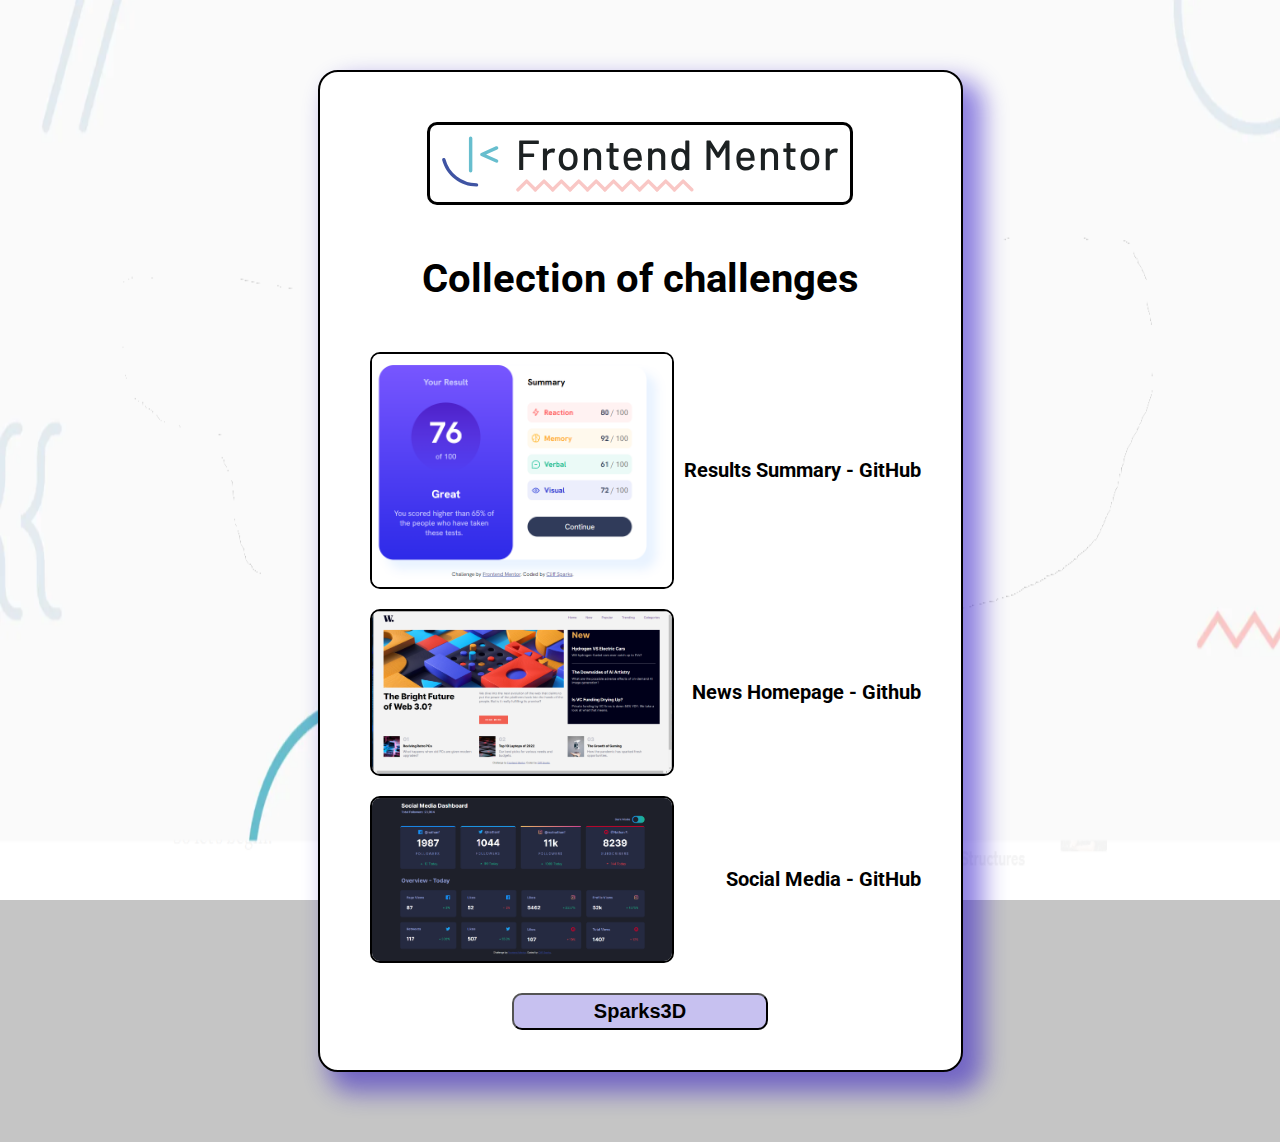
<file: index.html>
<!DOCTYPE html>
<html lang="en">

<head>
    <meta charset="UTF-8">
    <meta http-equiv="X-UA-Compatible" content="IE=edge">
    <meta name="viewport" content="width=device-width, initial-scale=1.0">
    <link rel="stylesheet" href="https://fonts.googleapis.com/css2?family=Crimson+Pro">
    <link rel="preconnect" href="https://fonts.googleapis.com">
    <link rel="preconnect" href="https://fonts.gstatic.com" crossorigin>
    <link href="https://fonts.googleapis.com/css2?family=Roboto:wght@300&display=swap" rel="stylesheet">
    <link rel="icon" type="image/x-icon" href="/images/favicon.png">
    <title>Sparks Frontend Mentor</title>
    <style>
        body {
            background-image: url('images/background.PNG');
            background-repeat: no-repeat;
            background-size: 100% 100%;
            background-attachment: fixed;
            font-family: 'Roboto', sans-serif;
            background-color: rgb(197, 197, 197);
            color: rgb(0, 0, 0);
            font-size: 20px;
        }

        body a {
            color: rgb(0, 0, 0);

        }

        main {
            display: flex;
            flex-direction: column;
            align-content: center;
            align-items: center;
            margin: 50px;
        }

        main p {
            font-size: 40px;
            font-weight: 700;
        }

        main img {
            background-color: white;
            width: 400px;
            border-radius: 10px;
            opacity: 1;
            border: 3px solid black;
            margin: 10px;
            padding: 10px;
        }

        main li,
        a {
            font-weight: 700;
            text-decoration: none;
            list-style-type: none;

        }

        ul {
            padding: 0;
        }

        .wrapper {
            border: 2px solid rgb(0, 0, 0);
            padding: 40px;
            border-radius: 20px;
            /*max-width: 600px;*/
            background-color: rgb(255, 255, 255);
            /*margin: 0 auto;*/
            box-shadow: 15px 15px 25px 5px rgba(32, 7, 196, 0.498);
            text-align: center;
        }

        .wrapper a {
            display: flex;
            justify-content: center;
        }

        .wrapper p {
            text-align: center;
        }

        .challenges {
            display: flex;
            flex-direction: row;
            align-items: center;
            justify-content: space-between;
            /*width: 600px;*/
        }

        .challenges img:nth-child(1) {
            border: 2px solid black;
            max-width: 300px;
            padding: 0;
            margin: 10px;
        }

        .background {
            z-index: 0;
            width: 100vw;
            height: 100vh;
        }

        .sparks3d button {
            margin-top: 20px;
            padding: 5px 80px;
            border-radius: 10px;
            font-size: 20px;
            font-weight: 700;
            background-color: rgba(32, 7, 196, 0.25);
        }
        button:hover{
            box-shadow: 5px 5px 15px 5px rgba(32, 7, 196, 0.45);
            background-color: rgba(32, 7, 196, 0.20);
        }

        @media screen and (max-width: 800px) {
            .challenges {
                flex-direction: column;
            }

            main img {
                width: 300px;
                border-width: 1px;
                padding: 5px;
            }

            main p {
                font-size: 25px;
            }

            .wrapper {
                border: none;
            }

        }
    </style>
</head>

<body>
    <main>
        <ul>
            <div class="wrapper">
                <a href="https://www.frontendmentor.io/"><img src="images/logo-desktop.svg" alt=""></a>
                <p>Collection of challenges</p>
                <div class="challenges">
                    <a href="https://csparks78.github.io/frontendDev/results-summary-component-main/">
                        <img src="results-summary-component-main/assets/images/challenge.PNG"></a>
                    <li><a
                            href="https://github.com/csparks78/frontendDev/tree/main/social-media-dashboard-with-theme-switcher-master">Results
                            Summary - GitHub</li></a>
                </div>
                <div class="challenges">
                    <a href="https://csparks78.github.io/frontendDev/news-homepage-main/">
                        <img src="news-homepage-main\assets\images\fullScreen.PNG"></a>
                    <li><a href="https://github.com/csparks78/frontendDev/tree/main/news-homepage-main">News Homepage -
                            Github</li></a>
                </div>
                <div class="challenges">
                    <a
                        href="https://csparks78.github.io/frontendDev/social-media-dashboard-with-theme-switcher-master/">
                        <img src="social-media-dashboard-with-theme-switcher-master/design/DesktopDark.PNG"></a>
                    <li><a
                            href="https://github.com/csparks78/frontendDev/tree/main/social-media-dashboard-with-theme-switcher-master">Social
                            Media - GitHub</li></a>
                </div>
                <div class="sparks3d">
                    <button onclick="window.location.href = 'https://sparks3d.com/';">Sparks3D</button>
                </div>
            </div>
        </ul>
    </main>
</body>

</html>
</file>
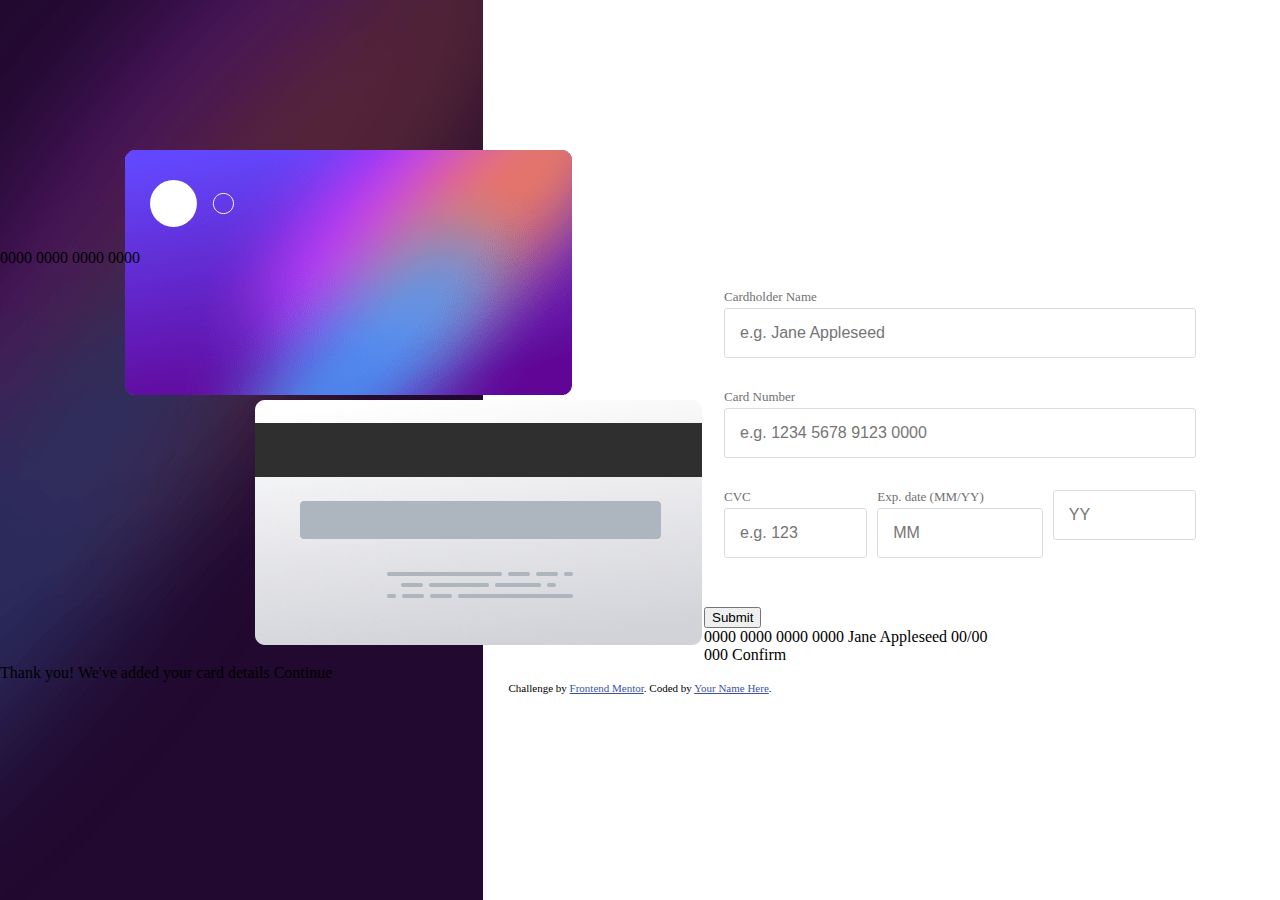
<file: interactive-card-details-form/index.html>
<!DOCTYPE html>
<html lang="en">

<head>
  <meta charset="UTF-8">
  <meta name="viewport" content="width=device-width, initial-scale=1.0">
  <!-- displays site properly based on user's device -->
  <link rel="stylesheet" href="css/index.css">
  <link rel="icon" type="image/png" sizes="32x32" href="./images/favicon-32x32.png">
  <title>Frontend Mentor | Interactive card details form</title>

  <!-- Feel free to remove these styles or customise in your own stylesheet 👍 -->
  <style>
    .attribution {
      font-size: 11px;
      text-align: center;
    }

    .attribution a {
      color: hsl(228, 45%, 44%);
    }
  </style>
</head>

<body>
  <main>
    <div class="wrapper">
      <img src="images/bg-main-desktop.png" alt="bg-image">
      <div class="card-front">
        <img src="images/card-logo.svg" alt="logo">
        <img id="card-front" src="images/bg-card-front.png" alt="card-front">
        <p class="card-num">0000 0000 0000 0000</p>
      </div>
      <div class="card-back">
        <img id="card-back" src="images/bg-card-back.png" alt="card-back">
      </div>


      <div class="content">

        <div class="form-container">
          <div class="field-container">
              <label for="name">Cardholder Name</label>
              <input id="name" maxlength="20" type="text" placeholder="e.g. Jane Appleseed">
          </div>
          <div class="field-container">
              <label for="cardnumber">Card Number</label>
              <input id="cardnumber" type="text" pattern="[0-9]*" inputmode="numeric"placeholder="e.g. 1234 5678 9123 0000">
             
          </div>
          <div class="field-container">
            <label for="expirationdate">Exp. date (MM/YY)</label>
            <input id="expirationdate1" type="text" pattern="[0-9]*" inputmode="numeric" placeholder="MM">
            
          </div>
          <div class="field-container">
            <input id="expirationdate2" type="text" pattern="[0-9]*" inputmode="numeric" placeholder="YY">
            
          </div>
          <div class="field-container">
              <label for="securitycode">CVC</label>
              <input id="securitycode" type="text" pattern="[0-9]*" inputmode="numeric" placeholder="e.g. 123">
          </div>
        </div>
        <button type="submit" class="btn btn-primary">Submit</button>
        <!-- <form>
          <label for="exampleInputEmail1">Cardholder Name</label>
          <div class="form">
            <input type="email" class="form-control" id="cardName" aria-describedby="emailHelp"
              placeholder="e.g. Jane Appleseed">
          </div>
          <label for="exampleInputPassword1">Card Number</label>
          <div class="form">
            <input type="password" class="form-control" id="cardNumber" placeholder="e.g. 1234 5678 9123 0000">
          </div>

          <label>Exp. date (MM/YY)</label>
          <div class="expDate">
            <div class="form">
              <input class="expMonth" id="expDateMonth" placeholder="MM">
            </div>
            <div class="form">
              <input class="expYear" id="expDateYear" placeholder="YY">
            </div>
            <div class="form">
              <label for="exampleInputPassword1">CVC</label>
              <input class="cvcNum" id="cvc" placeholder="e.g. 123">
            </div>
          </div>
          <button type="submit" class="btn btn-primary">Submit</button>
        </form> -->


        <p class="customer-info">0000 0000 0000 0000
          Jane Appleseed
          00/00</p>

        000














        Confirm
      </div>
    </div>
  </main>
  <!-- Completed state start -->

  Thank you!
  We've added your card details
  Continue

  <div class="attribution">
    Challenge by <a href="https://www.frontendmentor.io?ref=challenge" target="_blank">Frontend Mentor</a>.
    Coded by <a href="#">Your Name Here</a>.
  </div>
</body>

</html>
</file>
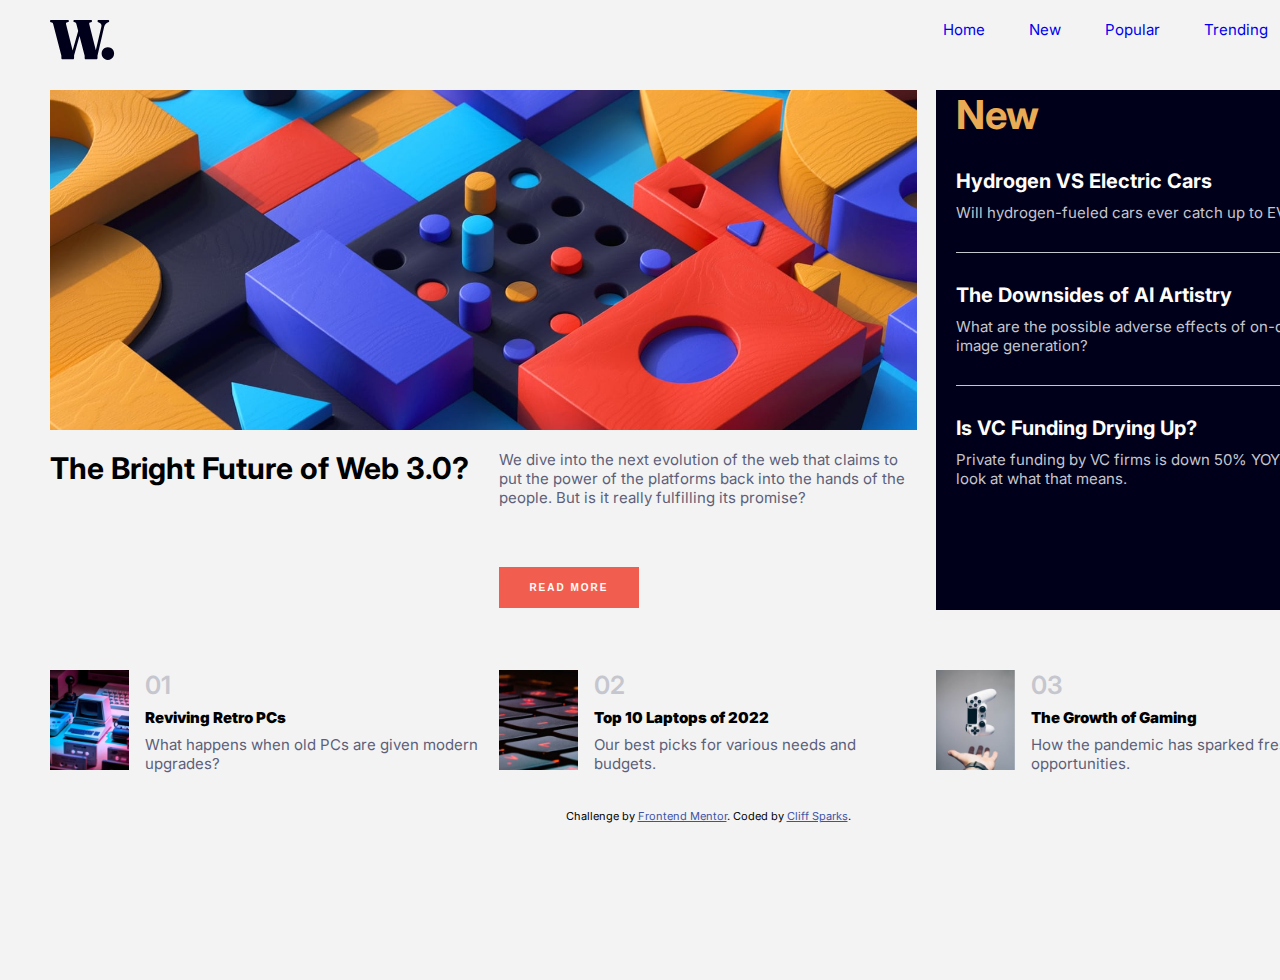
<file: news-homepage-main/index.html>
<!DOCTYPE html>
<html lang="en">

<head>
  <meta charset="UTF-8">
  <meta name="viewport" content="width=device-width, initial-scale=1.0">
  <!-- displays site properly based on user's device -->
  <link rel="stylesheet" href="css/index.css">
  <link rel="icon" type="image/png" sizes="32x32" href="./assets/images/favicon-32x32.png">

  <title>Frontend Mentor | News homepage</title>
</head>

<body>

  <header>
    <div class="image-wrapper">
      <img src="./assets/images/logo.svg" alt="logo" />
    </div>

    <nav>
      <ul>
        <li><a href="#">Home</a></li>
        <li><a href="#">New</a></li>
        <li><a href="#">Popular</a></li>
        <li><a href="#">Trending</a></li>
        <li><a href="#">Categories</a></li>
      </ul>
    </nav>
    <!-- nav icon section -->
    <img id="open-menu" src="./assets/images/icon-menu.svg" alt="icon menu open" />
    <img id="close-menu" src="./assets/images/icon-menu-close.svg" alt="icon menu close" />
  </header>

  <main>
    <div class="wrapper">
      <div class="image"></div>
      <div class="new-info">
        <span>New</span>
        <div class="article">
          <p>Hydrogen VS Electric Cars</p>
          <p>Will hydrogen-fueled cars ever catch up to EVs?</p>
        </div>
        <div class="article">
          <p>The Downsides of AI Artistry</p>
          <p>What are the possible adverse effects of on-demand AI image generation?</p>
        </div>
        <div class="article">
          <p>Is VC Funding Drying Up?</p>
          <p>Private funding by VC firms is down 50% YOY. We take a look at what that means.</p>
        </div>
      </div>

      <!-- END -->
      <div class="info">
        <h1>The Bright Future of Web 3.0?</h1>
      </div>
      <div class="info1">
        <p>We dive into the next evolution of the web that claims to put the
          power of the platforms back into the hands of the people.
          But is it really fulfilling its promise?</p>
        <button>READ MORE</button>
      </div>

      <div class="link link1">
        <img class="link-pics" src="../news-homepage-main/assets/images/image-retro-pcs.jpg" alt="retroPc">
        <div class="contents">
          <div class="num"> 01</div>
          <p>Reviving Retro PCs</p>
          <p>What happens when old PCs are given modern upgrades?</p>
        </div>
      </div>
      <div class="link link2">
        <img class="link-pics" src="../news-homepage-main/assets/images/image-top-laptops.jpg" alt="keyboard">
        <div class="contents">
          <div class="num">02</div>
          <p>Top 10 Laptops of 2022</p>
          <p>Our best picks for various needs and budgets.</p>
        </div>
      </div>
      <div class="link link3">
        <img class="link-pics" src="../news-homepage-main/assets/images/image-gaming-growth.jpg" alt="remote">
        <div class="contents">
          <div class="num">03</div>
          <p>The Growth of Gaming</p>
          <p>How the pandemic has sparked fresh opportunities.</p>
        </div>
      </div>
      <div class="attribution">
        Challenge by <a href="https://www.frontendmentor.io?ref=challenge" target="_blank">Frontend Mentor</a>.
        Coded by <a href="https://www.sparks3d.com" target="_blank">Cliff Sparks</a>.
      </div>
    </div>
  </main>
  <script src="script.js"></script>
</body>

</html>
</file>
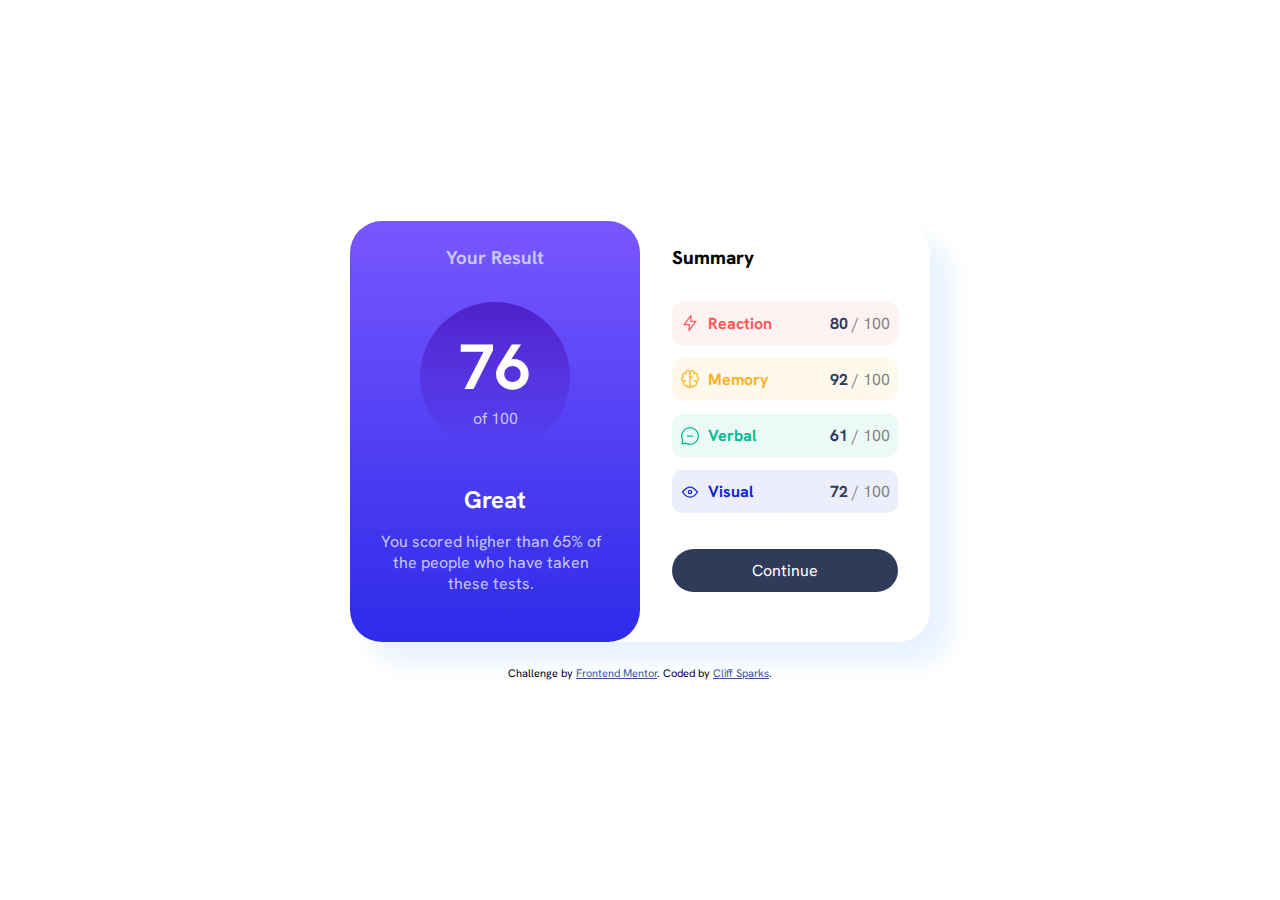
<file: results-summary-component-main/index.html>
<!DOCTYPE html>
<html lang="en">

<head>
  <meta charset="UTF-8">
  <meta name="viewport" content="width=device-width, initial-scale=1.0">
  <!-- displays site properly based on user's device -->

  <link rel="icon" type="image/png" sizes="32x32" href="./assets/images/favicon-32x32.png">
  <link rel="stylesheet" href="css/index.css">
  <link href="https://fonts.google.com/specimen/Hanken+Grotesk">
  <title>Frontend Mentor | Results summary component</title>

  <!-- Feel free to remove these styles or customise in your own stylesheet 👍 -->
  <style>
    .attribution {
      font-size: 11px;
      text-align: center;
    }

    .attribution a {
      color: hsl(228, 45%, 44%);
    }
  </style>
</head>

<body>
  <main>
    <div class="wrapper">
      <div class="container">
        <section class="leftSide">
          <h3 class="your-result">Your Result</h3>

          <div class="circle">
            <h1>76</h1>
            <p>of 100</p>
          </div>

          <b>Great</b>
          <p class="info">You scored higher than 65% of the people who have taken these tests.</p>
        </section>
        <section class="summary">
          <h3 class="title">Summary</h3>
          <div class="results">
            <div class="row">
              <div class="result">
                <img src="./assets/images/icon-reaction.svg" alt="icon" /><b>Reaction</b>
              </div>
              <p><b>80</b> / 100</p>
            </div>
            <div class="row">
              <div class="result">
                <img src="./assets/images/icon-memory.svg" alt="icon" /><b>Memory</b>
              </div>
              <p><b>92</b> / 100</p>
            </div>
            <div class="row">
              <div class="result">
                <img src="./assets/images/icon-verbal.svg" alt="icon" /><b>Verbal</b>
              </div>
              <p><b>61</b> / 100</p>
            </div>
            <div class="row">
              <div class="result">
                <img src="./assets/images/icon-visual.svg" alt="icon" /><b>Visual</b>
              </div>
              <p><b>72</b> / 100</p>
            </div>
            <button>Continue</button>
        </section>
      </div>
    </div>
  </main>
  <footer class="attribution">
    Challenge by <a href="https://www.frontendmentor.io?ref=challenge" target="_blank">Frontend Mentor</a>.
    Coded by <a href="https://www.sparks3d.com/" target="_blank">Cliff Sparks</a>.
  </footer>
</body>

</html>
</file>
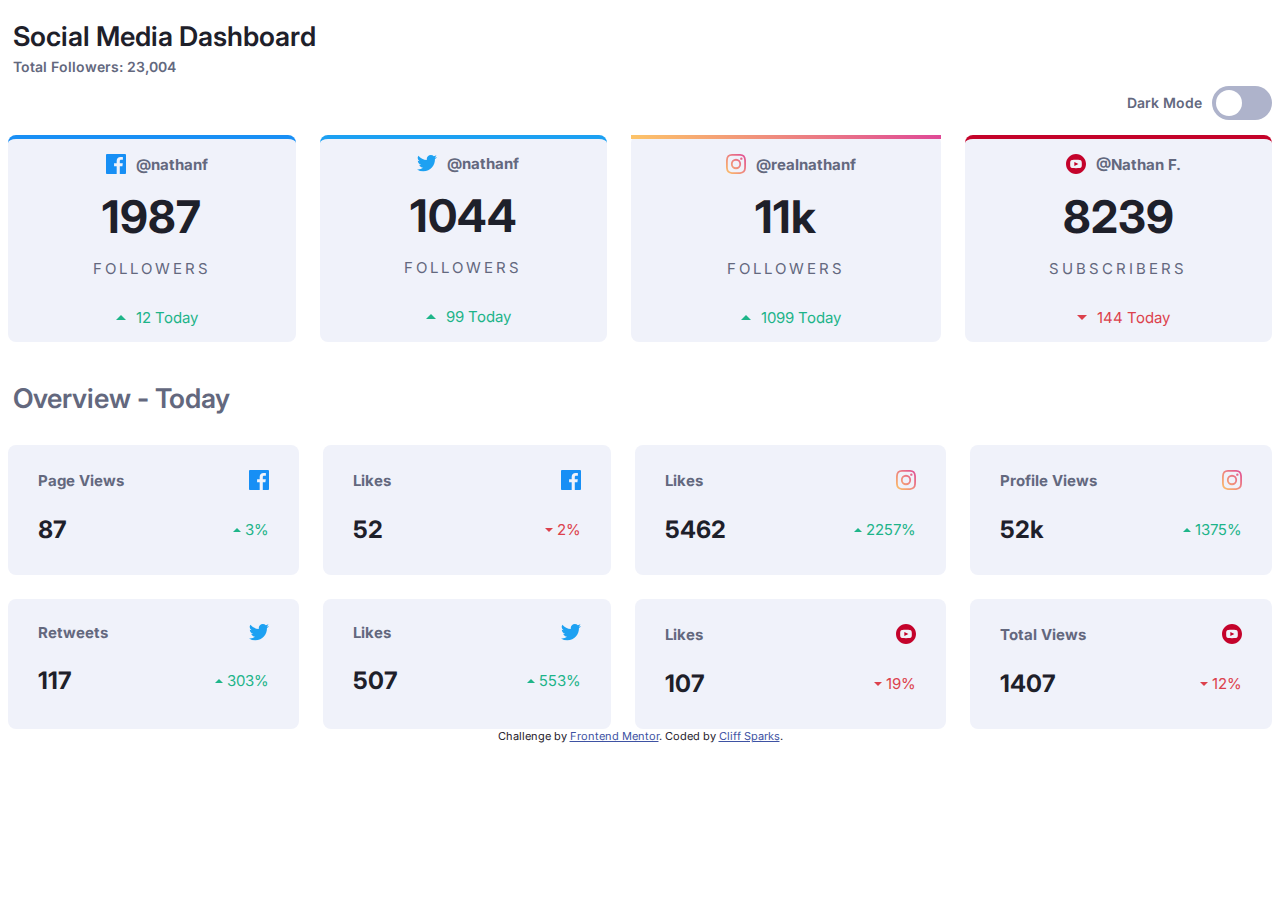
<file: social-media-dashboard-with-theme-switcher-master/index.html>
<!DOCTYPE html>
<html lang="en">

<head>
  <meta charset="UTF-8">
  <meta name="viewport" content="width=device-width, initial-scale=1.0">
  <!-- displays site properly based on user's device -->
  <link rel="icon" type="image/png" sizes="32x32" href="./images/favicon-32x32.png">
  <link rel="stylesheet" href="css/index.css">
  <title>Frontend Mentor | [Challenge Name Here]</title>

  <!-- Feel free to remove these styles or customise in your own stylesheet 👍 -->
  <style>

  </style>
</head>

<body>

  <header>
    <div class="heading">
      <p>Social Media Dashboard</p>
      <p>Total Followers: 23,004</p>
      <div class="sliderCont">
        <p>Dark Mode</p>
        <label class="switch">
          <input type="checkbox" onclick="toggleTheme()">
          <span class="slider round"></span>
        </label>
      </div>
    </div>
    <script>
      // function to set a given theme/color-scheme
      function setTheme(themeName) {
        localStorage.setItem('theme', themeName);
        document.documentElement.className = themeName;
      }
      // function to toggle between light and dark theme
      function toggleTheme() {
        if (localStorage.getItem('theme') === 'theme-dark') {
          setTheme('theme-light');
        } else {
          setTheme('theme-dark');
        }
      }
      // Immediately invoked function to set the theme on initial load
      (function () {
        if (localStorage.getItem('theme') === 'theme-dark') {
          setTheme('theme-dark');
        } else {
          setTheme('theme-light');
        }
      })();
    </script>
  </header>

  <main>
    <div class="social-cards">
      <div class="social-card">
        <p><img src="images/icon-facebook.svg" alt="Facebook">@nathanf</p>
        <p class="number"> 1987</p>
        <p class="followers">Followers</p>
        <p class="green"><img src="images/icon-up.svg" alt="icon-up">12 Today</p>
      </div>

      <div class="social-card">
        <p><img src="images/icon-twitter.svg" alt="twitter">@nathanf</p>
        <p class="number"> 1044</p>
        <p class="followers">Followers</p>
        <p class="green"><img src="images/icon-up.svg" alt="icon-up">99 Today</p>
      </div>

      <div class="social-card">
        <p><img src="images/icon-instagram.svg" alt="instagram">@realnathanf</p>
        <p class="number"> 11k</p>
        <p class="followers">Followers</p>
        <p class="green"><img src="images/icon-up.svg" alt="icon-up">1099 Today</p>
      </div>

      <div class="social-card">
        <p><img src="images/icon-youtube.svg" alt="youtube">@Nathan F.</p>
        <p class="number">8239</p>
        <p class="followers">Subscribers</p>
        <p class="red"><img src="images/icon-down.svg" alt="icon-down">144 Today</p>
      </div>
    </div>
    <div class="heading bottom-heading">
      <p>Overview - Today</p>
    </div>
    <div class="overview">
      <div class="overview-cards">
        <div class="top">
          <p>Page Views</p>
          <img src="images/icon-facebook.svg" alt="Facebook">
        </div>
        <div class="bottom">
          <p>87</p>
          <p class="green-num"><img src="images/icon-up.svg" alt="up-arrow">3%</p>
        </div>
      </div>

      <div class="overview-cards">
        <div class="top">
          <p>Likes</p>
          <img src="images/icon-facebook.svg" alt="facebook">
        </div>
        <div class="bottom">
          <p>52</p>
          <p class="red-num"><img src="images/icon-down.svg" alt="down-arrow">2%</p>
        </div>
      </div>

      <div class="overview-cards">
        <div class="top">
          <p>Likes</p>
          <img src="images/icon-instagram.svg" alt="instagram">
        </div>
        <div class="bottom">
          <p>5462</p>
          <p class="green-num"><img src="images/icon-up.svg" alt="up-arrow">2257%</p>
        </div>
      </div>

      <div class="overview-cards">
        <div class="top">
          <p>Profile Views</p>
          <img src="images/icon-instagram.svg" alt="instagram">
        </div>
        <div class="bottom">
          <p>52k</p>
          <p class="green-num"><img src="images/icon-up.svg" alt="up-arrow">1375%</p>
        </div>
      </div>

      <div class="overview-cards">
        <div class="top">
          <p>Retweets</p>
          <img src="images/icon-twitter.svg" alt="twitter">
        </div>
        <div class="bottom">
          <p>117</p>
          <p class="green-num"><img src="images/icon-up.svg" alt="up-arrow">303%</p>
        </div>
      </div>

      <div class="overview-cards">
        <div class="top">
          <p>Likes</p>
          <img src="images/icon-twitter.svg" alt="twitter">
        </div>
        <div class="bottom">
          <p>507</p>
          <p class="green-num"><img src="images/icon-up.svg" alt="up-arrow">553%</p>
        </div>
      </div>

      <div class="overview-cards">
        <div class="top">
          <p>Likes</p>
          <img src="images/icon-youtube.svg" alt="youtube">
        </div>
        <div class="bottom">
          <p>107</p>
          <p class="red-num"><img src="images/icon-down.svg" alt="down-arrow">19%</p>
        </div>
      </div>

      <div class="overview-cards">
        <div class="top">
          <p>Total Views</p>
          <img src="images/icon-youtube.svg" alt="youtube">
        </div>
        <div class="bottom">
          <p>1407</p>
          <p class="red-num"><img src="images/icon-down.svg" alt="down-arrow">12%</p>
        </div>
      </div>
    </div>
  </main>

  <footer>
    <div class="attribution">
      Challenge by <a href="https://www.frontendmentor.io?ref=challenge" target="_blank">Frontend Mentor</a>.
      Coded by <a href="https://www.sparks3d.com" target="_blank">Cliff Sparks</a>.
    </div>
  </footer>
</body>

</html>
</file>
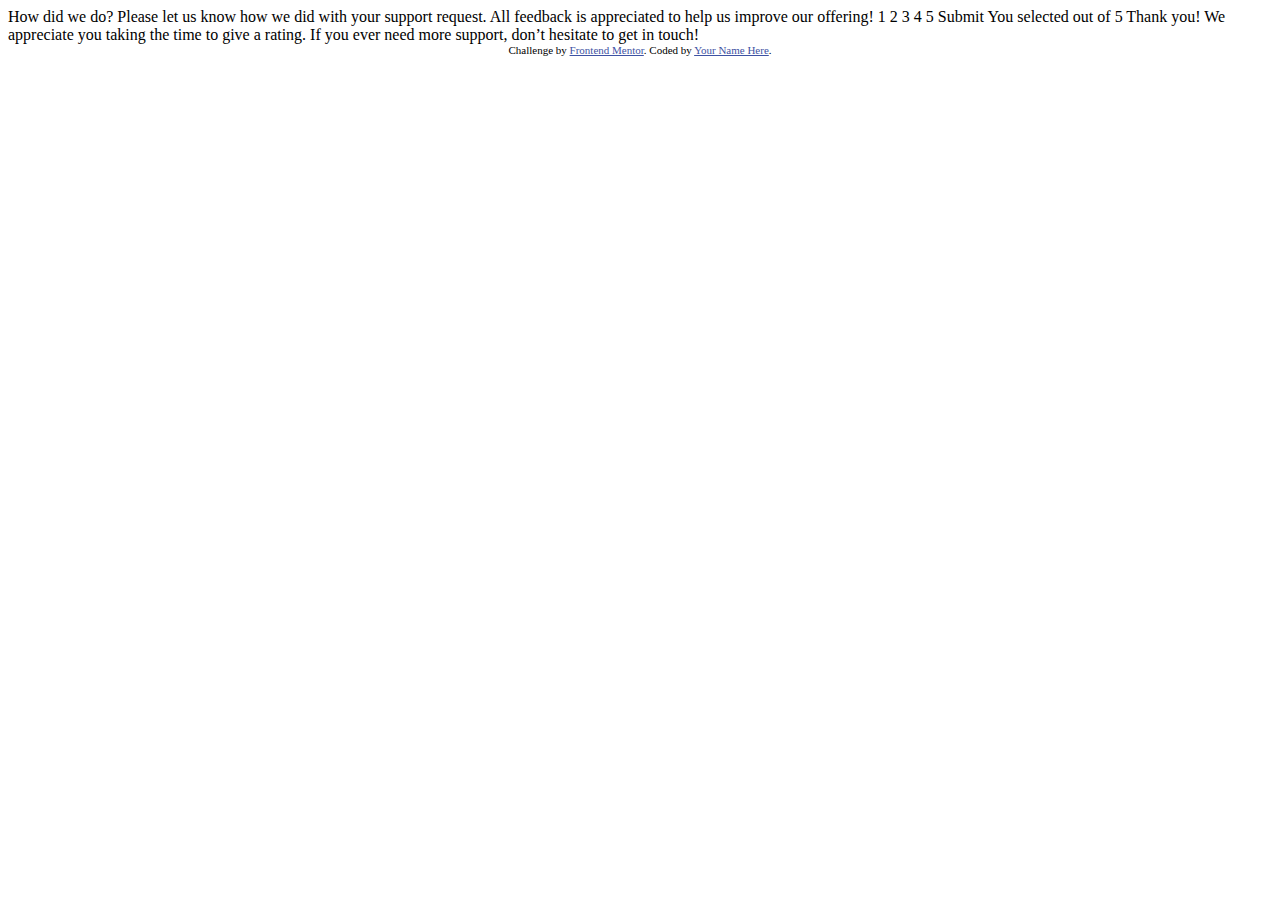
<file: interactive-rating-component-main/interactive-rating-component-main/index.html>
<!DOCTYPE html>
<html lang="en">
<head>
  <meta charset="UTF-8">
  <meta name="viewport" content="width=device-width, initial-scale=1.0"> <!-- displays site properly based on user's device -->

  <link rel="icon" type="image/png" sizes="32x32" href="./images/favicon-32x32.png">
  
  <title>Frontend Mentor | Interactive rating component</title>

  <!-- Feel free to remove these styles or customise in your own stylesheet 👍 -->
  <style>
    .attribution { font-size: 11px; text-align: center; }
    .attribution a { color: hsl(228, 45%, 44%); }
  </style>
</head>
<body>

  <!-- Rating state start -->

  How did we do?

  Please let us know how we did with your support request. All feedback is appreciated 
  to help us improve our offering!

  1 2 3 4 5

  Submit

  <!-- Rating state end -->

  <!-- Thank you state start -->

  You selected <!-- Add rating here --> out of 5

  Thank you!

  We appreciate you taking the time to give a rating. If you ever need more support, 
  don’t hesitate to get in touch!

  <!-- Thank you state end -->

  
  <div class="attribution">
    Challenge by <a href="https://www.frontendmentor.io?ref=challenge" target="_blank">Frontend Mentor</a>. 
    Coded by <a href="#">Your Name Here</a>.
  </div>
</body>
</html>
</file>
<file: interactive-card-details-form/css/index.css>
:root{
--White: hsl(0, 0%, 100%);
--Light-grayish-violet: hsl(270, 3%, 87%);
--Dark-grayish-violet: hsl(279, 6%, 55%);
--Very-dark-violet: hsl(278, 68%, 11%);

}



*{
margin: 0;
}
body{
}
.wrapper{
    z-index: 2;
}
.wrapper img{
    
    position: absolute;
    z-index: -2;
}
#card-front{
    position: relative;
top: 150px;
left: 125px;
z-index: -1;
}
#card-back{
    top: 400px;
left: 255px;
z-index: -1;
}
.card-front > img{
    top: 180px;
left: 150px;
z-index: 2;
}
.card-num p{
    z-index: 5;
}
.customer-info{
    
}
.content{
margin-left: 55%;
margin-right: 5%;
}
/* .expDate > *{
    display: inline-flex;
    flex: 0 0   auto;
} */
/* ////////////////////////////////////////// */
.form-container .field-container:first-of-type {
    grid-area: name;
}

.form-container .field-container:nth-of-type(2) {
    grid-area: number;
}

.form-container .field-container:nth-of-type(3) {
    grid-area: expiration1;
}
.form-container .field-container:nth-of-type(3) {
    grid-area: expiration2;
}
.form-container .field-container:nth-of-type(4) {
    grid-area: security;
}

.field-container input {
    -webkit-box-sizing: border-box;
    box-sizing: border-box;
}

.field-container {
    position: relative;
}
.form-container {
    display: grid;
    grid-column-gap: 10px;
    grid-template-columns: auto auto auto;
    grid-template-rows: 100px 100px 100px;
    grid-template-areas: 
    "name name name"
    "number number number"
    "expiration1 expiration2 security";
    max-width: 500px;
    padding: 20px;
    color: #707070;
}

.ccicon {
    height: 38px;
    position: absolute;
    right: 6px;
    top: calc(50% - 17px);
    width: 60px;
}
label {
    padding-bottom: 5px;
    font-size: 13px;
}

input {
    margin-top: 3px;
    padding: 15px;
    font-size: 16px;
    width: 100%;
    border-radius: 3px;
    border: 1px solid #dcdcdc;
}
</file>
<file: news-homepage-main/css/index.css>
/*Layout

The designs were created to the following widths:

- Mobile: 375px
- Desktop: 1440px


## Typography

### Body Copy

- Font size (paragraph): 15px

### Font

- Family: [Inter](https://fonts.google.com/specimen/Inter)
- Weights: 400, 700, 800
*/
@import url("https://fonts.googleapis.com/css2?family=Inter:wght@400;700;800&display=swap");

:root {
    /* Primary */
    --Soft-orange: hsl(35, 77%, 62%);
    --Soft-red: hsl(5, 85%, 63%);

    /* Neutral */
    --Off-white: hsl(36, 100%, 99%);
    --Grayish-blue: hsl(233, 8%, 79%);
    --Dark-grayish-blue: hsl(236, 13%, 42%);
    --Very-dark-blue: hsl(240, 100%, 5%);
}

* {
    padding: 0;
    margin: 0;
    box-sizing: border-box;
}

html {
    scroll-behavior: smooth;
    position: relative;    width: fit-content;
}

body {
    background-color: #f3f3f3;
    font-family: "Inter", sans-serif;
    font-size: 15px;
}

/* Menu area */

header {
    display: flex;
    justify-content: space-between;
    height: 80px;
    padding: 20px 50px;
}

header>.image-main {
    width: 50px;
}

.image-main>img {
    width: 100%;
}

nav ul>li {
    display: inline-block;
    padding-left: 40px;
    list-style-type: none;
}

nav ul>li a[href] {
    text-decoration: none;
}

nav ul>li a[href]:hover {
    color: hsl(5, 85%, 63%);
}

header>img[src*="icon-menu"] {
    display: none;
}

/* End of menu area */

.wrapper {
    padding: 10px 50px;
    display: grid;
    width: 1440px;
    height: 100vh;
    grid-template-areas: 
    "main-image main-image new-section"
    "main-image main-image new-section"
    "main-info about-info new-section"
    "link-one link-two link-three";
    gap: 1.2rem;
    place-content: center;
    margin: 0px auto 0px auto;
    grid-auto-rows: 1fr;
}
.image {
    grid-area: main-image;
    background-image: url("../../news-homepage-main/assets/images/image-web-3-desktop.jpg");
    background-repeat: no-repeat;
    background-size: 100% 100%;
    background-position: center;
    color: rgb(255, 255, 255);
}
.new-info {
    grid-area: new-section;
    color: var(--Off-white);
    background-color: var(--Very-dark-blue);
    padding: 0px 20px 20px 20px;
}

.new-info>span {
    margin: 0;
    color: var(--Soft-orange);
    font-size: 40px;
    font-weight: 700;
    padding: 20px 0px;
}

.new-info div {
    border-bottom: 1px solid;
    border-color: var(--Grayish-blue);
}

.article {
    padding: 20px 0px 20px 0px;
}

.new-info .article>p {
    color: var(--Off-white);
    font-size: 20px;
    font-weight: 700;
    padding-top: 10px;
}

.new-info .article>p:hover {
    color: var(--Soft-orange);
}

.new-info .article p:nth-of-type(2) {
    color: var(--Grayish-blue);
    font-size: 15px;
    font-weight: 400;
    padding: 10px 0px;
}

.new-info .article:last-child {
    border-style: hidden;
}



.info {
    grid-area: main-info;
}

.info p {
    margin-top: 0;
    padding: 0px 65px 0px 0px;
    font-size: 40px;
    font-weight: 800;
}

.info1 {
    color: var(--Dark-grayish-blue);
    grid-area: about-info;
}

.info1 p {
    margin: 0;
}

.info1 button {
    color: var(--Off-white);
    background-color: var(--Soft-red);
    margin-top: 60px;
    padding: 15px 30px;
    border: none;
    cursor: pointer;
    font-size: 10px;
    font-weight: 700;
    letter-spacing: 2px;
}

.info1 button:hover {
    background-color: var(--Very-dark-blue);
}

.link {
    display: flex;
    grid-area: link-one;
    margin-top: 40px;
}

.link-pics {
    width: 80px;
    height: 100px
}

.link .num {
    font-size: 25px;
    font-weight: 600;
    color: var(--Grayish-blue);
    padding-left: 1rem;
}

.contents p {
    padding-top: .5rem;
    padding-left: 1rem;
    font-weight: 900;
}

.contents>p:hover {
    color: var(--Soft-red);
}

.contents p:last-child {
    font-weight: 400;
    color: var(--Dark-grayish-blue);
}

.link2 {
    grid-area: link-two;
}

.link3 {
    grid-area: link-three;
}

.attribution {
    grid-column: 2;
    font-size: 11px;
    text-align: center;
}

.attribution a {
    color: hsl(228, 45%, 44%);
}

@media (max-width: 800px) {
    .attribution {
        display: none;
    }
    .wrapper {
        display: grid;
        grid-template-areas: 
        "main-image"
        "main-info"
        "about-info"
        "new-section"
        "link-one" 
        "link-two" 
        "link-three";
        width: 100%;
        margin-top: 320px;
        padding: 3px 20px;
    }

    .image {
        grid-area: main-image;
        background-image: url("../../news-homepage-main/assets/images/image-web-3-mobile.jpg");
        height: 200px;
        width: 250px;
        align-items: center;
    }

    .info p{
        padding: 0;
    }
    .info1 button{
        margin: 20px 0px 40px 0px;
    }
    .link{
        margin: 0;
    }
    header{
        padding: 45px;
    }
    header>img[src="./assets/images/icon-menu.svg"] {
        display: block;
        width: 35px;
        height: 25px;
        align-items: center;
    }

    header>img[src="./assets/images/icon-menu-close.svg"] {
        width: 40px;
        height: 40px;
    }

    nav>ul {
        position: fixed;
        height: 100vh;
        background-color: var(--Off-white);
        top: 60px;
        right: -100%;
        transition: all 1s ease-out;
    }

    nav ul>li {
        margin: 50px 0px;
        line-height: 30px;
        display: block;
    }

    nav>ul.show {
        right: -30%;
        height: 100%;
        width: 100%;
    }

    ul>li a {
        font-size: 20px;
        font-weight: 600;
        color: var(--Dark-grayish-blue);
    }
}
</file>
<file: results-summary-component-main/css/index.css>
:root {
    /* Fonts */
    /* - Family: [Hanken Grotesk](https://fonts.google.com/specimen/Hanken+Grotesk)
- Weights: 500, 700, 800 */


    /*Primary */
    --Light-red: hsl(0, 100%, 67%);
    --Light-red-background: hsla(0, 100%, 67%, .08);
    --Orangey-yellow: hsl(39, 100%, 56%);
    --Orangey-yellow-background: hsla(39, 100%, 56%, .08);
    --Green-teal: hsl(166, 100%, 37%);
    --Green-teal-background: hsla(166, 100%, 37%, .08);
    --Cobalt-blue: hsl(234, 85%, 45%);
    --Cobalt-blue-background: hsla(234, 85%, 45%, .08);

    /*Gradients */
    --Light-slate-blue: hsl(252, 100%, 67%);
    /*(background)*/
    --Light-royal-blue: hsl(241, 81%, 54%);
    /* (background) */
    --Violet-blue: hsla(256, 72%, 46%, 1);
    /*(circle)*/
    --Persian-blue: hsla(241, 72%, 46%, 0);
    /* (circle)*/

    /* Neutral */
    --White: hsl(0, 0%, 100%);
    --Pale-blue: hsl(221, 100%, 96%);
    --Light-lavender: hsl(241, 100%, 89%);
    --Dark-gray-blue: hsl(224, 30%, 27%);

    --box-shadow: hsla(213, 100%, 58%, 10%);
}

@font-face {
    font-family: "Hanken Grotesk";
    src: url('../assets/fonts/HankenGrotesk-VariableFont_wght.ttf');
}

* {
    padding: 0;
    margin: 0;
    box-sizing: border-box;
    font-family: "Hanken Grotesk", sans-serif;
}

body {
    min-height: 100vh;
    display: flex;
    flex-direction: column;
    align-items: center;
    justify-content: center;
    background-color: var(--white);

}

.wrapper {
    
    box-shadow: 20px 20px 20px 1px var(--box-shadow);
    border-radius: 2rem;
    width: 580px;
    background-color: var(--White);
}

.container {
    display: flex;
    justify-content: space-between;
}

.leftSide {
    width: 50%;
    padding: 1.5rem 2rem;
    border-radius: 2rem;
    background-image: linear-gradient(180deg, var(--Light-slate-blue), var(--Light-royal-blue));
    text-align: center;
    display: flex;
    flex-direction: column;
    align-items: center;
    gap: 1rem;

}

.leftSide .your-result {
    color: var(--Light-lavender);
    margin-bottom: 1rem;
}



.leftSide .circle {
    width: 150px;
    height: 150px;
    border-radius: 50%;
    background-image: linear-gradient(to bottom,
            var(--Violet-blue),
            var(--Persian-blue));
    display: flex;
    flex-direction: column;
    align-items: center;
    justify-content: center;
}

.circle h1 {
    color: var(--White);
    font-size: 4rem;
}

.circle p {
    color: var(--Light-lavender);
}

.header {
    text-align: left;
    padding-bottom: 20px;
}


.leftSide b {
    color: var(--White);
    font-size: 1.5rem;
    margin-top: 1rem;
}

.leftSide .info {
    color: var(--Light-lavender);
    width: 230px;
    padding: 0 .5rem 1.5rem 0rem
}

.summary .header {
    color: black;
    font-weight: 800;
}

.summary {
    width: 50%;
    padding: 1.5rem 2rem;
    display: flex;
    flex-direction: column;
    gap: 1rem;
}

.summary .title {
    color: black;
    font-weight: 800;
}

.results {
    display: flex;
    flex-direction: column;
    gap: 0.8rem;
    margin-top: 1rem;
}

.row {
    border-radius: 10px;
    display: flex;
    align-items: center;
    justify-content: space-between;
    padding: .7rem 0.5rem;
}

.row:nth-child(1) {
    background-color: var(--Light-red-background);
}

.row:nth-child(1) .result b {
    color: var(--Light-red);
}

.row:nth-child(2) {
    background-color: var(--Orangey-yellow-background);
}

.row:nth-child(2) .result b {
    color: var(--Orangey-yellow);
}

.row:nth-child(3) {
    background-color: var(--Green-teal-background);
}

.row:nth-child(3) .result b {
    color: var(--Green-teal);
}

.row:nth-child(4) {
    background-color: var(--Cobalt-blue-background);
}

.row:nth-child(4) .result b {
    color: var(--Cobalt-blue);
}

.result {
    display: flex;
    align-items: center;
    gap: 0.5rem;
}

.row p {
    color: gray;
}

.row p b {
    color: var(--Dark-gray-blue);
}

button {
    margin-top: 1.4rem;
    padding: 0.7rem 1rem;
    border: none;
    border-radius: 2rem;
    background: var(--Dark-gray-blue);
    cursor: pointer;
    font-size: 1rem;
    color: white;

}

button:hover {
    background-image: linear-gradient(180deg, var(--Light-slate-blue), var(--Light-royal-blue));
}

.attribution {
    margin-top: 1.5rem;
}

@media screen and (max-width:600px) {
    
    .container {
        flex-direction: column;
        align-items: center;
    }
    .wrapper{
        /* .wrapper{ box-shadow: none; width: auto; margin: 0; } */
        box-shadow: none;
        margin: 0;
        width: auto;
    }
    .body {
        align-items: flex-start;
        background-color: white;
        justify-content: space-between;
       
    }

    .leftSide {
        border-radius: 0 0 1.5rem 1.5rem;
        width: 100%;
    }

    .leftSide .info {
        width: 100%;

    }
    .summary {
        width: 100%;
    }
}
</file>
<file: social-media-dashboard-with-theme-switcher-master/css/index.css>
/* # Front-end Style Guide

The designs were created to the following widths:

- Mobile: 375px
- Desktop: 1440px

#### Dark Theme

- Toggle: linear gradient hsl(210, 78%, 56%) to hsl(146, 68%, 55%)

#### Light Theme

- Toggle: hsl(230, 22%, 74%)

- Font size (Overview Card Headings): 14px

### Font

- Family: [Inter](https://fonts.google.com/specimen/Inter)
- Weights: 400, 700 */
@import url("https://fonts.googleapis.com/css2?family=Inter:wght@400;700;800&display=swap");

:root {
    /* ### Primary */
    --Lime-Green: hsl(163, 72%, 41%);
    --Bright-Red: hsl(356, 69%, 56%);

    --Facebook: hsl(208, 92%, 53%);
    --Twitter: hsl(203, 89%, 53%);
    --Instagram-left: hsl(37, 97%, 70%);
    --Instagram-right: hsl(329, 70%, 58%);
    --YouTube: hsl(348, 97%, 39%);
}

.theme-dark {
    /* #### Dark Theme */
    /* --Very-Dark-Blue */
    --BG: hsl(230, 17%, 14%);
    --BG2: hsl(229, 18%, 29%);
    /* --Very-Dark-Blue */
    --Top-BG-pattern: hsl(232, 19%, 15%);
    /* --Dark-Desaturated-Blue */
    --Card-BG: hsl(228, 28%, 20%);
    /* --Desaturated-Blue */
    --Text: hsl(228, 34%, 66%);
    /* --White */
    --Text2: hsl(0, 0%, 100%);
    /* Toggles */
    --Toggle: linear-gradient(to right, hsl(208, 92%, 53%), hsl(163, 72%, 41%));
    --Toggle-switch: var(--BG);
}

.theme-light {
    /* #### Light Theme */
    /* --White */
    --BG: hsl(0, 0%, 100%);
    --BG2: hsl(229, 22%, 85%);
    /* --Very-Pale-Blue */
    --Top-BG-pattern: hsl(225, 100%, 98%);
    /* --Light-Grayish-Blue */
    --Card-BG: hsl(227, 47%, 96%);
    /* --Dark-Grayish-Blue */
    --Text: hsl(228, 12%, 44%);
    /* --Very-Dark-Blue */
    --Text2: hsl(230, 17%, 14%);
    /* Toggles */
    --Toggle: hsl(230, 22%, 74%);
    --Toggle-switch: var(--BG);
}

body {
    color: var(--Text2);
    background-color: var(--BG);
    font-family: "Inter", sans-serif;
    font-size: 15px;
}

.wrapper {
    /* display: grid; */
    grid-template-areas:
        'total-followers'
        'followers'
    ;
    margin: 10px;
}

/* Slider ///////////////////////////// */

.grey-text-color {
    color: var(--text);
}

.switch {
    position: relative;
    display: inline-block;
    width: 60px;
    height: 34px;
}

.switch input {
    opacity: 0;
    width: 0;
    height: 0;
}

.slider {
    position: absolute;
    cursor: pointer;
    top: 0;
    left: 0;
    right: 0;
    bottom: 0;
    background: var(--Toggle);
    -webkit-transition: .4s;
    transition: .4s;
}

.slider:before {
    position: absolute;
    content: "";
    height: 26px;
    width: 26px;
    left: 4px;
    bottom: 4px;
    background-color: var(--Toggle-switch);
    -webkit-transition: .4s;
    transition: .4s;
}

input:checked+.slider {
    background: var(--Toggle);
}

input:checked+.slider:before {
    background: var(--Toggle-switch);
    -webkit-transform: translateX(26px);
    -ms-transform: translateX(26px);
    transform: translateX(26px);
}

/* Rounded sliders */
.slider.round {
    border-radius: 34px;
}

.slider.round:before {
    border-radius: 50%;
}

/* End Slider///////////////////////// */


.sliderCont {
    display: flex;
    align-items: center;
    justify-content: space-between;
    border-top: solid;
    border-width: 2px;
    border-color: var(--Toggle);
    /* margin-top: 20px; */
    padding-top: 20px;
}

.sliderCont p {
    padding-right: 10px;
    font-size: 14px;
    font-weight: 600;
    color: var(--Text);
}

.heading>p {
    font-weight: 600;
    font-size: 1.7rem;
    margin: 20px 5px 5px 5px;
}

.heading p:nth-child(2) {
    margin: 20px 5px;
    font-size: 14px;
    font-weight: 600;
    color: var(--Text);
}

.social-cards {
    margin-top: 40px;
}

.social-cards p:first-child {
    color: var(--Text);
    font-weight: 700;
}

.social-card {
    display: flex;
    flex-direction: column;
    align-items: center;
    border-top: solid;
    border-width: 4px;
    border-radius: 8px;
    background-color: var(--Card-BG);
    margin-bottom: 20px;

}

.overview-cards:hover,
.social-card:hover {
    background-color: var( --BG2);
}

.social-card > p {
    display: flex;
    align-items: center;
    color: var(--text);
}

.social-card p img {
    padding: 0px 10px;
    min-width: 10px;
}

.social-card .number {
    font-size: 45px;
    font-weight: 700;
    margin: 0;
    color: var(--Text2);
}

.social-card .followers {
    text-transform: uppercase;
    letter-spacing: 3px;
    color: var(--Text);
}

.social-card .red {
    color: var(--Bright-Red);
}

.social-card .green {
    color: var(--Lime-Green);
}

.social-card:nth-child(1) {
    border-color: var(--Facebook);
}

.social-card:nth-child(2) {
    border-color: var(--Twitter);

}

.social-card:nth-child(3) {
    border: 10px solid;
    border-image-slice: 1;
    border-width: 4px;
    border-image-source: linear-gradient(to right, hsl(37, 97%, 70%), hsl(329, 70%, 58%));
    border-left: 0;
    border-right: 0;
    border-bottom: 0;
}

.social-card:nth-child(4) {
    border-color: var(--YouTube);
}

/* Overview section */
.bottom-heading {
    margin-bottom: 30px;
    color: var(--Text);
}

.overview-cards {
    background-color: var(--Card-BG);
    padding: 15px 20px 15px 20px;
    border-radius: 8px;
    margin-bottom: 20px;
}

.overview .top {
    display: flex;
    flex-direction: row;
    justify-content: space-between;
    align-items: center;
    margin-bottom: 15px;
}

.overview .top img {
    padding: 10px 0px;
    min-width: 0px;
}

.overview .top>p {
    margin: 0%;
    color: var(--Text);
    font-weight: 700;
}

.overview .bottom>p {
    margin: 0%;
}

.overview .bottom {
    display: flex;
    justify-content: space-between;
    align-items: center;
}

.overview .bottom img {
    padding: 4px;
}

.overview .bottom p:first-child {
    font-size: 24px;
    font-weight: 700;
}

.overview .bottom p:last-child {
    display: flex;
    align-items: center;
}

.green-num {
    color: var(--Lime-Green);
}

.red-num {
    color: var(--Bright-Red);
}

.attribution {
    font-size: 11px;
    text-align: center;
}

.attribution a {
    color: hsl(228, 45%, 44%);
}

@media screen and (min-width:1000px) {
    .wrapper {
        margin: 10px 130px;
    }

    .heading p:nth-child(2) {
        margin: 5px;
    }

    .sliderCont {
        border-top: 0;
        justify-content: flex-end;
        padding: 0%;
    }

    .social-cards {
        display: grid;
        grid-template-areas:
            "main1 main2 main4 main4";
        gap: 1.5rem;
        margin-top: 10px;
        ;
    }

    .overview {
        display: grid;
        gap: 1.5rem;
        grid-template-areas:
            "fb1 fb2 inst1 inst2"
            "tw1 tw2 you1 you2";
    }

    .overview-cards {
        margin: 0;
        padding: 15px 30px;
        height: 100px;
    }
}
</file>
